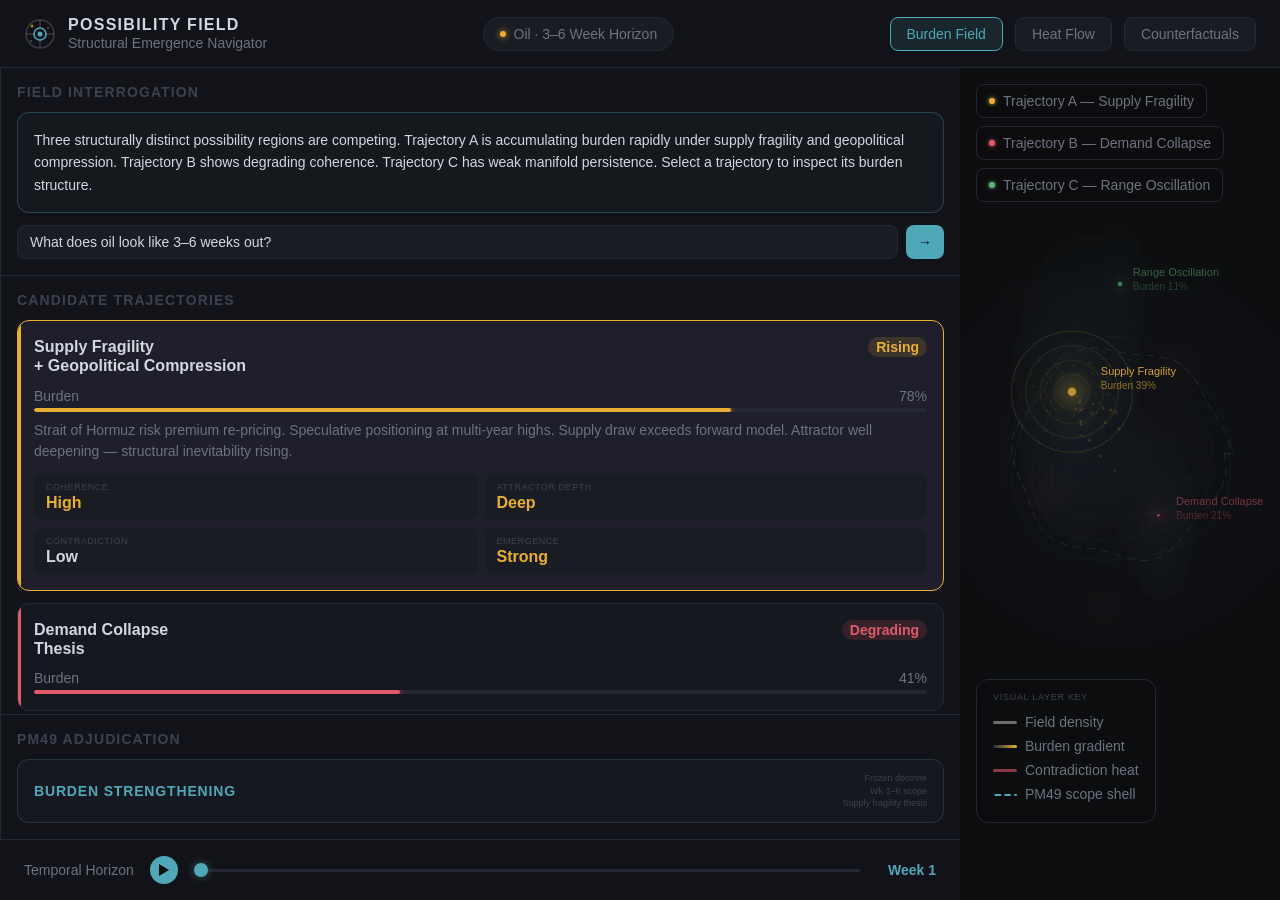
<file: oil-burden-manifold.html>
<!DOCTYPE html>
<html lang="en" data-theme="dark">
<head>
<meta charset="UTF-8">
<meta name="viewport" content="width=device-width, initial-scale=1.0">
<title>Oil Burden Manifold</title>
<link href="https://api.fontshare.com/v2/css?f[]=satoshi@300,400,500,700&f[]=cabinet-grotesk@400,500,700,800&display=swap" rel="stylesheet">
<style>
:root {
  --text-xs: clamp(0.75rem, 0.7rem + 0.25vw, 0.875rem);
  --text-sm: clamp(0.875rem, 0.8rem + 0.35vw, 1rem);
  --text-base: clamp(1rem, 0.95rem + 0.25vw, 1.125rem);
  --text-lg: clamp(1.125rem, 1rem + 0.75vw, 1.5rem);
  --text-xl: clamp(1.5rem, 1.2rem + 1.25vw, 2.25rem);
  --text-2xl: clamp(2rem, 1.2rem + 2.5vw, 3.5rem);
  --space-1: 0.25rem; --space-2: 0.5rem; --space-3: 0.75rem; --space-4: 1rem;
  --space-5: 1.25rem; --space-6: 1.5rem; --space-8: 2rem; --space-10: 2.5rem;
  --space-12: 3rem; --space-16: 4rem;
  --radius-sm: 0.375rem; --radius-md: 0.5rem; --radius-lg: 0.75rem;
  --radius-xl: 1rem; --radius-full: 9999px;
  --font-display: 'Cabinet Grotesk', 'Helvetica Neue', sans-serif;
  --font-body: 'Satoshi', 'Inter', sans-serif;
  --transition-interactive: 180ms cubic-bezier(0.16, 1, 0.3, 1);
}

[data-theme="dark"] {
  --color-bg: #0d0e10;
  --color-surface: #121318;
  --color-surface-2: #16181f;
  --color-surface-offset: #1a1c24;
  --color-surface-dynamic: #222530;
  --color-divider: #1e2028;
  --color-border: #252832;
  --color-text: #d4d6e0;
  --color-text-muted: #6e7280;
  --color-text-faint: #3d4050;
  --color-primary: #4fa8b8;
  --color-primary-hover: #3a8fa0;
  --color-primary-highlight: rgba(79,168,184,0.12);
  --color-gold: #e8af34;
  --color-orange: #fd9a40;
  --color-error: #e05a6a;
  --color-success: #5db87a;
  --color-purple: #9b6fe0;
  --shadow-md: 0 4px 12px rgba(0,0,0,0.4);
  --shadow-lg: 0 12px 32px rgba(0,0,0,0.5);
}

*, *::before, *::after { box-sizing: border-box; margin: 0; padding: 0; }
html { -webkit-font-smoothing: antialiased; scroll-behavior: smooth; }
body {
  min-height: 100dvh;
  font-family: var(--font-body);
  font-size: var(--text-base);
  color: var(--color-text);
  background: var(--color-bg);
  overflow: hidden;
  display: flex;
  flex-direction: column;
}

/* LAYOUT */
.app-shell {
  display: grid;
  grid-template-rows: auto 1fr auto;
  grid-template-columns: 1fr 320px;
  height: 100dvh;
  gap: 0;
}

/* HEADER */
.header {
  grid-column: 1 / -1;
  display: flex;
  align-items: center;
  justify-content: space-between;
  padding: var(--space-4) var(--space-6);
  background: var(--color-surface);
  border-bottom: 1px solid var(--color-border);
  z-index: 10;
}
.header-brand {
  display: flex;
  align-items: center;
  gap: var(--space-3);
}
.logo-mark {
  width: 32px;
  height: 32px;
  flex-shrink: 0;
}
.brand-name {
  font-family: var(--font-display);
  font-size: var(--text-sm);
  font-weight: 700;
  letter-spacing: 0.08em;
  text-transform: uppercase;
  color: var(--color-text);
}
.brand-sub {
  font-size: var(--text-xs);
  color: var(--color-text-muted);
  margin-top: 1px;
}
.header-center {
  display: flex;
  align-items: center;
  gap: var(--space-4);
}
.domain-badge {
  display: flex;
  align-items: center;
  gap: var(--space-2);
  padding: var(--space-2) var(--space-4);
  background: var(--color-surface-offset);
  border: 1px solid var(--color-border);
  border-radius: var(--radius-full);
  font-size: var(--text-xs);
  font-weight: 500;
  color: var(--color-text-muted);
}
.domain-dot {
  width: 6px;
  height: 6px;
  border-radius: 50%;
  background: var(--color-gold);
  box-shadow: 0 0 6px var(--color-gold);
  animation: pulse-dot 2s ease-in-out infinite;
}
@keyframes pulse-dot {
  0%, 100% { opacity: 1; transform: scale(1); }
  50% { opacity: 0.5; transform: scale(0.8); }
}
.header-controls {
  display: flex;
  align-items: center;
  gap: var(--space-3);
}
.ctrl-btn {
  padding: var(--space-2) var(--space-4);
  background: var(--color-surface-offset);
  border: 1px solid var(--color-border);
  border-radius: var(--radius-md);
  font-size: var(--text-xs);
  font-weight: 500;
  color: var(--color-text-muted);
  cursor: pointer;
  transition: all var(--transition-interactive);
  font-family: var(--font-body);
}
.ctrl-btn:hover {
  color: var(--color-text);
  border-color: var(--color-primary);
  background: var(--color-primary-highlight);
}
.ctrl-btn.active {
  color: var(--color-primary);
  border-color: var(--color-primary);
  background: var(--color-primary-highlight);
}

/* CANVAS AREA */
.canvas-area {
  position: relative;
  overflow: hidden;
  background: var(--color-bg);
}
#manifold-canvas {
  width: 100%;
  height: 100%;
  display: block;
}

/* TIME SCRUBBER */
.time-scrubber {
  grid-column: 1 / 2;
  padding: var(--space-4) var(--space-6);
  background: var(--color-surface);
  border-top: 1px solid var(--color-border);
  display: flex;
  align-items: center;
  gap: var(--space-4);
}
.time-label {
  font-size: var(--text-xs);
  color: var(--color-text-muted);
  font-weight: 500;
  white-space: nowrap;
  min-width: 80px;
}
.time-slider {
  flex: 1;
  -webkit-appearance: none;
  appearance: none;
  height: 3px;
  background: var(--color-border);
  border-radius: var(--radius-full);
  outline: none;
  cursor: pointer;
}
.time-slider::-webkit-slider-thumb {
  -webkit-appearance: none;
  width: 14px;
  height: 14px;
  border-radius: 50%;
  background: var(--color-primary);
  box-shadow: 0 0 8px rgba(79,168,184,0.5);
  cursor: pointer;
  transition: transform var(--transition-interactive);
}
.time-slider::-webkit-slider-thumb:hover { transform: scale(1.3); }
.time-week {
  font-family: var(--font-display);
  font-size: var(--text-xs);
  font-weight: 700;
  color: var(--color-primary);
  min-width: 60px;
  text-align: right;
}
.play-btn {
  width: 28px;
  height: 28px;
  border-radius: 50%;
  background: var(--color-primary);
  border: none;
  cursor: pointer;
  display: flex;
  align-items: center;
  justify-content: center;
  flex-shrink: 0;
  transition: all var(--transition-interactive);
}
.play-btn:hover { transform: scale(1.1); background: var(--color-primary-hover); }
.play-btn svg { fill: #0d0e10; }

/* SIDEBAR */
.sidebar {
  grid-row: 2 / 4;
  background: var(--color-surface);
  border-left: 1px solid var(--color-border);
  display: flex;
  flex-direction: column;
  overflow: hidden;
}

/* COACH INPUT */
.coach-area {
  padding: var(--space-4);
  border-bottom: 1px solid var(--color-border);
}
.coach-label {
  font-size: var(--text-xs);
  font-weight: 600;
  text-transform: uppercase;
  letter-spacing: 0.08em;
  color: var(--color-text-faint);
  margin-bottom: var(--space-3);
}
.coach-response {
  background: var(--color-surface-2);
  border: 1px solid var(--color-border);
  border-radius: var(--radius-lg);
  padding: var(--space-4);
  font-size: var(--text-xs);
  line-height: 1.6;
  color: var(--color-text-muted);
  min-height: 80px;
  margin-bottom: var(--space-3);
  transition: all 0.4s ease;
}
.coach-response.active {
  border-color: rgba(79,168,184,0.3);
  background: rgba(79,168,184,0.04);
  color: var(--color-text);
}
.coach-input-row {
  display: flex;
  gap: var(--space-2);
}
.coach-input {
  flex: 1;
  background: var(--color-surface-offset);
  border: 1px solid var(--color-border);
  border-radius: var(--radius-md);
  padding: var(--space-2) var(--space-3);
  font-size: var(--text-xs);
  font-family: var(--font-body);
  color: var(--color-text);
  outline: none;
  transition: border-color var(--transition-interactive);
}
.coach-input:focus { border-color: var(--color-primary); }
.coach-input::placeholder { color: var(--color-text-faint); }
.coach-send {
  padding: var(--space-2) var(--space-3);
  background: var(--color-primary);
  border: none;
  border-radius: var(--radius-md);
  color: #0d0e10;
  font-size: var(--text-xs);
  font-weight: 700;
  cursor: pointer;
  font-family: var(--font-body);
  transition: all var(--transition-interactive);
}
.coach-send:hover { background: var(--color-primary-hover); }

/* TRAJECTORIES PANEL */
.traj-panel {
  flex: 1;
  overflow-y: auto;
  padding: var(--space-4);
  scrollbar-width: thin;
  scrollbar-color: var(--color-border) transparent;
}
.traj-panel::-webkit-scrollbar { width: 4px; }
.traj-panel::-webkit-scrollbar-track { background: transparent; }
.traj-panel::-webkit-scrollbar-thumb { background: var(--color-border); border-radius: 2px; }

.panel-section-label {
  font-size: var(--text-xs);
  font-weight: 600;
  text-transform: uppercase;
  letter-spacing: 0.08em;
  color: var(--color-text-faint);
  margin-bottom: var(--space-3);
}

.traj-card {
  background: var(--color-surface-2);
  border: 1px solid var(--color-border);
  border-radius: var(--radius-lg);
  padding: var(--space-4);
  margin-bottom: var(--space-3);
  cursor: pointer;
  transition: all var(--transition-interactive);
  position: relative;
  overflow: hidden;
}
.traj-card::before {
  content: '';
  position: absolute;
  left: 0; top: 0; bottom: 0;
  width: 3px;
  background: var(--traj-color, var(--color-border));
  border-radius: 2px 0 0 2px;
  transition: opacity var(--transition-interactive);
}
.traj-card:hover {
  border-color: var(--traj-color, var(--color-border));
  transform: translateX(2px);
}
.traj-card.selected {
  border-color: var(--traj-color, var(--color-primary));
  background: color-mix(in oklch, var(--traj-color, var(--color-primary)) 6%, var(--color-surface-2));
}
.traj-header {
  display: flex;
  align-items: flex-start;
  justify-content: space-between;
  margin-bottom: var(--space-2);
  gap: var(--space-2);
}
.traj-name {
  font-family: var(--font-display);
  font-size: var(--text-sm);
  font-weight: 700;
  color: var(--color-text);
  line-height: 1.2;
}
.traj-status {
  font-size: var(--text-xs);
  font-weight: 600;
  padding: 2px 8px;
  border-radius: var(--radius-full);
  white-space: nowrap;
  flex-shrink: 0;
}
.status-rising {
  background: rgba(232,175,52,0.15);
  color: var(--color-gold);
}
.status-degrading {
  background: rgba(224,90,106,0.15);
  color: var(--color-error);
}
.status-weak {
  background: rgba(110,114,128,0.15);
  color: var(--color-text-muted);
}
.status-emerging {
  background: rgba(79,168,184,0.15);
  color: var(--color-primary);
}

.burden-bar-row {
  margin-top: var(--space-3);
}
.burden-bar-label {
  display: flex;
  justify-content: space-between;
  font-size: var(--text-xs);
  color: var(--color-text-muted);
  margin-bottom: var(--space-1);
}
.burden-bar-track {
  height: 4px;
  background: var(--color-border);
  border-radius: var(--radius-full);
  overflow: hidden;
}
.burden-bar-fill {
  height: 100%;
  border-radius: var(--radius-full);
  background: var(--traj-color, var(--color-primary));
  transition: width 0.8s cubic-bezier(0.16, 1, 0.3, 1);
  box-shadow: 0 0 6px var(--traj-color, var(--color-primary));
}

.traj-description {
  font-size: var(--text-xs);
  color: var(--color-text-muted);
  line-height: 1.5;
  margin-top: var(--space-2);
  display: none;
}
.traj-card.selected .traj-description { display: block; }

.traj-metrics {
  display: grid;
  grid-template-columns: 1fr 1fr;
  gap: var(--space-2);
  margin-top: var(--space-3);
  display: none;
}
.traj-card.selected .traj-metrics { display: grid; }
.metric-chip {
  background: var(--color-surface-offset);
  border-radius: var(--radius-md);
  padding: var(--space-2) var(--space-3);
}
.metric-chip-label {
  font-size: 9px;
  text-transform: uppercase;
  letter-spacing: 0.06em;
  color: var(--color-text-faint);
  margin-bottom: 2px;
}
.metric-chip-val {
  font-family: var(--font-display);
  font-size: var(--text-sm);
  font-weight: 700;
  color: var(--color-text);
}

/* ADJUDICATION */
.adjudication-panel {
  padding: var(--space-4);
  border-top: 1px solid var(--color-border);
}
.adj-label {
  font-size: var(--text-xs);
  font-weight: 600;
  text-transform: uppercase;
  letter-spacing: 0.08em;
  color: var(--color-text-faint);
  margin-bottom: var(--space-3);
}
.adj-status {
  display: flex;
  align-items: center;
  justify-content: space-between;
  gap: var(--space-3);
  padding: var(--space-3) var(--space-4);
  background: var(--color-surface-2);
  border: 1px solid rgba(79,168,184,0.2);
  border-radius: var(--radius-lg);
}
.adj-tag {
  font-family: var(--font-display);
  font-size: var(--text-xs);
  font-weight: 700;
  text-transform: uppercase;
  letter-spacing: 0.06em;
  color: var(--color-primary);
}
.adj-scope {
  font-size: 9px;
  color: var(--color-text-faint);
  text-align: right;
  line-height: 1.4;
}

/* CANVAS OVERLAY ELEMENTS */
.canvas-overlay {
  position: absolute;
  top: var(--space-4);
  left: var(--space-4);
  pointer-events: none;
  display: flex;
  flex-direction: column;
  gap: var(--space-2);
}
.overlay-badge {
  display: inline-flex;
  align-items: center;
  gap: var(--space-2);
  padding: var(--space-2) var(--space-3);
  background: rgba(13,14,16,0.85);
  backdrop-filter: blur(8px);
  border: 1px solid var(--color-border);
  border-radius: var(--radius-md);
  font-size: var(--text-xs);
  color: var(--color-text-muted);
  width: fit-content;
}
.overlay-dot {
  width: 6px; height: 6px;
  border-radius: 50%;
  flex-shrink: 0;
}

.legend-panel {
  position: absolute;
  bottom: var(--space-4);
  left: var(--space-4);
  background: rgba(13,14,16,0.85);
  backdrop-filter: blur(8px);
  border: 1px solid var(--color-border);
  border-radius: var(--radius-lg);
  padding: var(--space-3) var(--space-4);
  pointer-events: none;
}
.legend-title {
  font-size: 9px;
  text-transform: uppercase;
  letter-spacing: 0.08em;
  color: var(--color-text-faint);
  margin-bottom: var(--space-3);
}
.legend-item {
  display: flex;
  align-items: center;
  gap: var(--space-2);
  font-size: var(--text-xs);
  color: var(--color-text-muted);
  margin-bottom: var(--space-2);
}
.legend-swatch {
  width: 24px;
  height: 3px;
  border-radius: 2px;
  flex-shrink: 0;
}
.legend-swatch.dashed {
  background: transparent;
  border-bottom: 2px dashed;
}

.tooltip-pin {
  position: absolute;
  background: rgba(13,14,16,0.95);
  backdrop-filter: blur(12px);
  border: 1px solid var(--color-border);
  border-radius: var(--radius-lg);
  padding: var(--space-3) var(--space-4);
  pointer-events: none;
  opacity: 0;
  transition: opacity 0.2s;
  max-width: 180px;
  z-index: 20;
}
.tooltip-pin.visible { opacity: 1; }
.tooltip-pin-name {
  font-family: var(--font-display);
  font-size: var(--text-sm);
  font-weight: 700;
  color: var(--color-text);
  margin-bottom: var(--space-1);
}
.tooltip-pin-detail {
  font-size: var(--text-xs);
  color: var(--color-text-muted);
  line-height: 1.5;
}
</style>
</head>
<body>

<div class="app-shell">

  <!-- HEADER -->
  <header class="header">
    <div class="header-brand">
      <svg class="logo-mark" viewBox="0 0 32 32" fill="none" aria-label="Possibility Field Navigator">
        <circle cx="16" cy="16" r="14" stroke="currentColor" stroke-width="1.5" opacity="0.2"/>
        <circle cx="16" cy="16" r="6" fill="none" stroke="#4fa8b8" stroke-width="1.5"/>
        <circle cx="16" cy="16" r="2.5" fill="#4fa8b8"/>
        <path d="M16 2 L16 10 M16 22 L16 30 M2 16 L10 16 M22 16 L30 16" stroke="currentColor" stroke-width="1" opacity="0.3"/>
        <circle cx="8" cy="8" r="1.5" fill="#e8af34" opacity="0.7"/>
        <circle cx="24" cy="10" r="1" fill="#e05a6a" opacity="0.6"/>
        <circle cx="7" cy="23" r="1" fill="#5db87a" opacity="0.5"/>
      </svg>
      <div>
        <div class="brand-name">Possibility Field</div>
        <div class="brand-sub">Structural Emergence Navigator</div>
      </div>
    </div>

    <div class="header-center">
      <div class="domain-badge">
        <div class="domain-dot"></div>
        Oil · 3–6 Week Horizon
      </div>
    </div>

    <div class="header-controls">
      <button class="ctrl-btn active" id="btn-burden">Burden Field</button>
      <button class="ctrl-btn" id="btn-heat">Heat Flow</button>
      <button class="ctrl-btn" id="btn-counterfactual">Counterfactuals</button>
    </div>
  </header>

  <!-- CANVAS AREA -->
  <main class="canvas-area">
    <canvas id="manifold-canvas"></canvas>

    <div class="canvas-overlay">
      <div class="overlay-badge">
        <div class="overlay-dot" style="background:#e8af34; box-shadow:0 0 4px #e8af34;"></div>
        Trajectory A — Supply Fragility
      </div>
      <div class="overlay-badge">
        <div class="overlay-dot" style="background:#e05a6a; box-shadow:0 0 4px #e05a6a;"></div>
        Trajectory B — Demand Collapse
      </div>
      <div class="overlay-badge">
        <div class="overlay-dot" style="background:#5db87a; box-shadow:0 0 4px #5db87a;"></div>
        Trajectory C — Range Oscillation
      </div>
    </div>

    <div class="legend-panel">
      <div class="legend-title">Visual Layer Key</div>
      <div class="legend-item"><div class="legend-swatch" style="background:rgba(255,255,255,0.4);"></div> Field density</div>
      <div class="legend-item"><div class="legend-swatch" style="background:linear-gradient(90deg,#232a3a,#e8af34);"></div> Burden gradient</div>
      <div class="legend-item"><div class="legend-swatch" style="background:rgba(224,90,106,0.6);"></div> Contradiction heat</div>
      <div class="legend-item"><div class="legend-swatch dashed" style="border-color: #4fa8b8;"></div> PM49 scope shell</div>
    </div>

    <div class="tooltip-pin" id="tooltip"></div>
  </main>

  <!-- TIME SCRUBBER -->
  <div class="time-scrubber">
    <div class="time-label">Temporal Horizon</div>
    <button class="play-btn" id="play-btn" aria-label="Play animation">
      <svg width="10" height="12" viewBox="0 0 10 12"><path d="M0 0L10 6L0 12V0Z"/></svg>
    </button>
    <input type="range" class="time-slider" id="time-slider" min="0" max="100" value="0">
    <div class="time-week" id="time-week">Week 1</div>
  </div>

  <!-- SIDEBAR -->
  <aside class="sidebar">

    <div class="coach-area">
      <div class="coach-label">Field Interrogation</div>
      <div class="coach-response active" id="coach-response">
        Three structurally distinct possibility regions are competing. Trajectory A is accumulating burden rapidly under supply fragility and geopolitical compression. Trajectory B shows degrading coherence. Trajectory C has weak manifold persistence. Select a trajectory to inspect its burden structure.
      </div>
      <div class="coach-input-row">
        <input type="text" class="coach-input" id="coach-input" placeholder="Interrogate the field…" value="What does oil look like 3–6 weeks out?">
        <button class="coach-send" id="coach-send">→</button>
      </div>
    </div>

    <div class="traj-panel">
      <div class="panel-section-label">Candidate Trajectories</div>

      <div class="traj-card selected" data-traj="A" style="--traj-color: #e8af34;">
        <div class="traj-header">
          <div class="traj-name">Supply Fragility<br>+ Geopolitical Compression</div>
          <div class="traj-status status-rising">Rising</div>
        </div>
        <div class="burden-bar-row">
          <div class="burden-bar-label"><span>Burden</span><span id="burden-A">78%</span></div>
          <div class="burden-bar-track">
            <div class="burden-bar-fill" id="bar-A" style="width:78%;"></div>
          </div>
        </div>
        <div class="traj-description">
          Strait of Hormuz risk premium re-pricing. Speculative positioning at multi-year highs. Supply draw exceeds forward model. Attractor well deepening — structural inevitability rising.
        </div>
        <div class="traj-metrics">
          <div class="metric-chip">
            <div class="metric-chip-label">Coherence</div>
            <div class="metric-chip-val" style="color:#e8af34;">High</div>
          </div>
          <div class="metric-chip">
            <div class="metric-chip-label">Attractor Depth</div>
            <div class="metric-chip-val" style="color:#e8af34;">Deep</div>
          </div>
          <div class="metric-chip">
            <div class="metric-chip-label">Contradiction</div>
            <div class="metric-chip-val">Low</div>
          </div>
          <div class="metric-chip">
            <div class="metric-chip-label">Emergence</div>
            <div class="metric-chip-val" style="color:#e8af34;">Strong</div>
          </div>
        </div>
      </div>

      <div class="traj-card" data-traj="B" style="--traj-color: #e05a6a;">
        <div class="traj-header">
          <div class="traj-name">Demand Collapse<br>Thesis</div>
          <div class="traj-status status-degrading">Degrading</div>
        </div>
        <div class="burden-bar-row">
          <div class="burden-bar-label"><span>Burden</span><span id="burden-B">41%</span></div>
          <div class="burden-bar-track">
            <div class="burden-bar-fill" id="bar-B" style="width:41%;"></div>
          </div>
        </div>
        <div class="traj-description">
          IEA surplus forecast still formally active. Tariff uncertainty creating demand-side contradictions. But structural supply draw evidence is accumulating contradictions against this thesis. Coherence fracturing.
        </div>
        <div class="traj-metrics">
          <div class="metric-chip">
            <div class="metric-chip-label">Coherence</div>
            <div class="metric-chip-val" style="color:#e05a6a;">Degrading</div>
          </div>
          <div class="metric-chip">
            <div class="metric-chip-label">Attractor Depth</div>
            <div class="metric-chip-val" style="color:#e05a6a;">Shallow</div>
          </div>
          <div class="metric-chip">
            <div class="metric-chip-label">Contradiction</div>
            <div class="metric-chip-val" style="color:#e05a6a;">Rising</div>
          </div>
          <div class="metric-chip">
            <div class="metric-chip-label">Emergence</div>
            <div class="metric-chip-val">Weak</div>
          </div>
        </div>
      </div>

      <div class="traj-card" data-traj="C" style="--traj-color: #5db87a;">
        <div class="traj-header">
          <div class="traj-name">Range-Bound<br>Oscillation</div>
          <div class="traj-status status-weak">Weak</div>
        </div>
        <div class="burden-bar-row">
          <div class="burden-bar-label"><span>Burden</span><span id="burden-C">22%</span></div>
          <div class="burden-bar-track">
            <div class="burden-bar-fill" id="bar-C" style="width:22%;"></div>
          </div>
        </div>
        <div class="traj-description">
          Diplomatic resolution scenarios suppressing upside premium. Low burden accumulation. Weak manifold persistence — this trajectory is structurally unsupported under current contradiction density.
        </div>
        <div class="traj-metrics">
          <div class="metric-chip">
            <div class="metric-chip-label">Coherence</div>
            <div class="metric-chip-val" style="color:#5db87a;">Stable</div>
          </div>
          <div class="metric-chip">
            <div class="metric-chip-label">Attractor Depth</div>
            <div class="metric-chip-val">Very Shallow</div>
          </div>
          <div class="metric-chip">
            <div class="metric-chip-label">Contradiction</div>
            <div class="metric-chip-val">Low</div>
          </div>
          <div class="metric-chip">
            <div class="metric-chip-label">Emergence</div>
            <div class="metric-chip-val">Not Forming</div>
          </div>
        </div>
      </div>
    </div>

    <div class="adjudication-panel">
      <div class="adj-label">PM49 Adjudication</div>
      <div class="adj-status">
        <div class="adj-tag" id="adj-tag">BURDEN STRENGTHENING</div>
        <div class="adj-scope">Frozen doctrine<br>Wk 1–6 scope<br>Supply fragility thesis</div>
      </div>
    </div>
  </aside>

</div>

<script>
// === MANIFOLD CANVAS ENGINE ===
const canvas = document.getElementById('manifold-canvas');
const ctx = canvas.getContext('2d');

let W, H, animFrame, t = 0, isPlaying = false;
let timeProgress = 0;
let selectedTraj = 'A';
let viewMode = 'burden';
let showCounterfactual = false;
let mouseX = 0, mouseY = 0;

// Trajectory attractor definitions
const trajectories = {
  A: { cx: 0.35, cy: 0.42, color: '#e8af34', colorRgb: [232,175,52], burden: 0.78, radius: 0.18, label: 'Supply Fragility' },
  B: { cx: 0.62, cy: 0.58, color: '#e05a6a', colorRgb: [224,90,106], burden: 0.41, radius: 0.11, label: 'Demand Collapse' },
  C: { cx: 0.50, cy: 0.28, color: '#5db87a', colorRgb: [93,184,122], burden: 0.22, radius: 0.08, label: 'Range Oscillation' }
};

// Contradiction heat sources
const heatSources = [
  { x: 0.28, y: 0.55, intensity: 0.85, freq: 0.7 },
  { x: 0.45, y: 0.70, intensity: 0.60, freq: 0.5 },
  { x: 0.68, y: 0.38, intensity: 0.45, freq: 0.9 },
  { x: 0.20, y: 0.30, intensity: 0.30, freq: 1.1 }
];

function resize() {
  const rect = canvas.parentElement.getBoundingClientRect();
  W = canvas.width = rect.width;
  H = canvas.height = rect.height;
}

function lerp(a, b, t) { return a + (b - a) * t; }
function clamp(v, a, b) { return Math.max(a, Math.min(b, v)); }
function noise(x, y, t) {
  return Math.sin(x * 3.1 + t * 0.8) * 0.5 + 
         Math.sin(y * 2.7 + t * 0.6 + 1.3) * 0.3 +
         Math.sin((x + y) * 1.9 + t * 0.4 + 2.7) * 0.2;
}

function drawManifold(timestamp) {
  t = timestamp * 0.001;
  const tp = timeProgress / 100;
  ctx.clearRect(0, 0, W, H);

  // --- LAYER 1: Field density background (dark base + particle field) ---
  const bgGrad = ctx.createRadialGradient(W*0.4, H*0.5, 0, W*0.5, H*0.5, W*0.65);
  bgGrad.addColorStop(0, 'rgba(18,19,24,1)');
  bgGrad.addColorStop(1, 'rgba(13,14,16,1)');
  ctx.fillStyle = bgGrad;
  ctx.fillRect(0, 0, W, H);

  // --- LAYER 2: Possibility field density (dim flowing gradients) ---
  const fieldRes = 6;
  for (let gx = 0; gx < W; gx += fieldRes) {
    for (let gy = 0; gy < H; gy += fieldRes) {
      const nx = gx / W, ny = gy / H;
      let density = 0;
      for (const k in trajectories) {
        const tr = trajectories[k];
        const dx = nx - tr.cx, dy = ny - tr.cy;
        const dist = Math.sqrt(dx*dx + dy*dy);
        const burdenNow = tr.burden * (0.6 + tp * 0.4);
        density += Math.exp(-dist * dist / (0.04 * burdenNow)) * burdenNow;
      }
      const n = noise(nx, ny, t * 0.3) * 0.15;
      const alpha = clamp(density * 0.12 + n * 0.04, 0, 0.3);
      if (alpha > 0.01) {
        ctx.fillStyle = `rgba(79,168,184,${alpha})`;
        ctx.fillRect(gx, gy, fieldRes, fieldRes);
      }
    }
  }

  // --- LAYER 3: Burden gradient heat map (per-trajectory) ---
  for (const k in trajectories) {
    const tr = trajectories[k];
    const burdenNow = tr.burden * (0.5 + tp * 0.5);
    const cx = tr.cx * W, cy = tr.cy * H;
    const r = tr.radius * Math.min(W, H) * (0.8 + burdenNow * 0.4);
    const [rr, gg, bb] = tr.colorRgb;

    const grad = ctx.createRadialGradient(cx, cy, 0, cx, cy, r);
    grad.addColorStop(0, `rgba(${rr},${gg},${bb},${0.15 * burdenNow})`);
    grad.addColorStop(0.4, `rgba(${rr},${gg},${bb},${0.07 * burdenNow})`);
    grad.addColorStop(1, `rgba(${rr},${gg},${bb},0)`);
    ctx.fillStyle = grad;
    ctx.beginPath();
    ctx.arc(cx, cy, r * 1.5, 0, Math.PI * 2);
    ctx.fill();
  }

  // --- LAYER 4: Contradiction heat flow (if heat mode or always subtle) ---
  if (viewMode === 'heat' || viewMode === 'burden') {
    for (const hs of heatSources) {
      const intensity = hs.intensity * (0.5 + 0.5 * Math.sin(t * hs.freq)) * (0.4 + tp * 0.6);
      const cx = hs.x * W, cy = hs.y * H;
      const r = 0.12 * Math.min(W, H) * (0.7 + intensity * 0.5);
      const grad = ctx.createRadialGradient(cx, cy, 0, cx, cy, r);
      const alpha = viewMode === 'heat' ? intensity * 0.35 : intensity * 0.12;
      grad.addColorStop(0, `rgba(224,90,106,${alpha})`);
      grad.addColorStop(0.6, `rgba(224,90,106,${alpha * 0.3})`);
      grad.addColorStop(1, 'rgba(224,90,106,0)');
      ctx.fillStyle = grad;
      ctx.beginPath();
      ctx.arc(cx, cy, r, 0, Math.PI * 2);
      ctx.fill();
    }
  }

  // --- LAYER 5: Flow lines (structural motion vectors) ---
  ctx.save();
  const numLines = 24;
  for (let i = 0; i < numLines; i++) {
    const angle = (i / numLines) * Math.PI * 2;
    const startR = 0.38 * Math.min(W, H);
    const cx = W * 0.5 + Math.cos(angle + t * 0.08) * startR * 0.3;
    const cy = H * 0.5 + Math.sin(angle + t * 0.08) * startR * 0.3;
    const dominantTraj = trajectories[selectedTraj];
    const tx = dominantTraj.cx * W;
    const ty = dominantTraj.cy * H;
    const dx = tx - cx, dy = ty - cy;
    const len = Math.sqrt(dx*dx + dy*dy);

    if (len > 10) {
      const progress = ((t * 0.3 + i * 0.15) % 1.0);
      const px = cx + dx * progress;
      const py = cy + dy * progress;
      const [rr, gg, bb] = dominantTraj.colorRgb;
      const alpha = Math.sin(progress * Math.PI) * 0.25 * dominantTraj.burden;
      ctx.beginPath();
      ctx.arc(px, py, 1.5, 0, Math.PI * 2);
      ctx.fillStyle = `rgba(${rr},${gg},${bb},${alpha})`;
      ctx.fill();
    }
  }
  ctx.restore();

  // --- LAYER 6: Manifold deformation lines (topology evolving) ---
  ctx.save();
  const numContours = 5;
  for (let c = 0; c < numContours; c++) {
    const levelRatio = (c + 1) / (numContours + 1);
    ctx.beginPath();
    const pts = 120;
    let first = true;
    for (let i = 0; i <= pts; i++) {
      const angle = (i / pts) * Math.PI * 2;
      let r = levelRatio * 0.42 * Math.min(W, H);
      for (const k in trajectories) {
        const tr = trajectories[k];
        const burdenNow = tr.burden * (0.5 + tp * 0.5);
        const da = angle - Math.atan2(tr.cy - 0.5, tr.cx - 0.5);
        const influence = burdenNow * tr.radius * Math.exp(-Math.pow(da, 2) * 3) * 0.7;
        r += influence * Math.min(W, H) * (0.5 + 0.5 * Math.sin(t * 0.2 + c));
      }
      const n = noise(angle, levelRatio, t * 0.15) * 0.04 * Math.min(W, H);
      r += n;
      const px = W * 0.5 + Math.cos(angle) * r;
      const py = H * 0.5 + Math.sin(angle) * r;
      if (first) { ctx.moveTo(px, py); first = false; }
      else ctx.lineTo(px, py);
    }
    ctx.closePath();
    ctx.strokeStyle = `rgba(79,168,184,${0.04 + c * 0.02})`;
    ctx.lineWidth = 0.5;
    ctx.stroke();
  }
  ctx.restore();

  // --- LAYER 7: Attractor wells (deep glow rings) ---
  for (const k in trajectories) {
    const tr = trajectories[k];
    const burdenNow = tr.burden * (0.5 + tp * 0.5);
    const cx = tr.cx * W, cy = tr.cy * H;
    const [rr, gg, bb] = tr.colorRgb;
    const r = tr.radius * Math.min(W, H);
    const isSelected = k === selectedTraj;

    // Well rings
    for (let ring = 3; ring >= 0; ring--) {
      const ringR = r * (0.3 + ring * 0.25);
      const alpha = burdenNow * (0.06 + ring * 0.03) * (isSelected ? 1.8 : 0.8);
      ctx.beginPath();
      ctx.arc(cx, cy, ringR, 0, Math.PI * 2);
      ctx.strokeStyle = `rgba(${rr},${gg},${bb},${alpha})`;
      ctx.lineWidth = isSelected ? 1.5 : 0.8;
      ctx.stroke();
    }

    // Central attractor point — pulsing
    const pulse = 0.7 + 0.3 * Math.sin(t * 1.5 + (k === 'A' ? 0 : k === 'B' ? 2.1 : 4.2));
    ctx.beginPath();
    ctx.arc(cx, cy, 3 * pulse * (isSelected ? 1.5 : 1), 0, Math.PI * 2);
    ctx.fillStyle = `rgba(${rr},${gg},${bb},${0.6 + burdenNow * 0.4})`;
    ctx.fill();

    // Glow
    const glowGrad = ctx.createRadialGradient(cx, cy, 0, cx, cy, r * 0.4);
    glowGrad.addColorStop(0, `rgba(${rr},${gg},${bb},${isSelected ? 0.18 : 0.06})`);
    glowGrad.addColorStop(1, `rgba(${rr},${gg},${bb},0)`);
    ctx.fillStyle = glowGrad;
    ctx.beginPath();
    ctx.arc(cx, cy, r * 0.4, 0, Math.PI * 2);
    ctx.fill();

    // Label
    ctx.font = `500 ${11}px Satoshi, sans-serif`;
    ctx.fillStyle = `rgba(${rr},${gg},${bb},${isSelected ? 0.9 : 0.5})`;
    ctx.fillText(tr.label, cx + r * 0.5, cy - r * 0.3);
    ctx.font = `400 ${10}px Satoshi, sans-serif`;
    ctx.fillStyle = `rgba(${rr},${gg},${bb},${isSelected ? 0.6 : 0.3})`;
    ctx.fillText(`Burden ${Math.round(burdenNow * 100)}%`, cx + r * 0.5, cy - r * 0.3 + 14);
  }

  // --- LAYER 8: PM49 Confidence shell (dashed boundary) ---
  const shellR = 0.36 * Math.min(W, H) * (0.9 + tp * 0.15);
  const shellDeform = 0.03 * Math.min(W, H);
  ctx.save();
  ctx.setLineDash([8, 6]);
  ctx.beginPath();
  const shellPts = 100;
  for (let i = 0; i <= shellPts; i++) {
    const angle = (i / shellPts) * Math.PI * 2;
    const n = noise(angle * 2, 0.5, t * 0.1) * shellDeform;
    const r = shellR + n;
    const px = W * 0.5 + Math.cos(angle) * r;
    const py = H * 0.5 + Math.sin(angle) * r;
    if (i === 0) ctx.moveTo(px, py); else ctx.lineTo(px, py);
  }
  ctx.closePath();
  ctx.strokeStyle = `rgba(79,168,184,${0.12 + 0.06 * Math.sin(t * 0.5)})`;
  ctx.lineWidth = 1;
  ctx.stroke();
  ctx.restore();

  // --- LAYER 9: Counterfactual branches ---
  if (showCounterfactual) {
    const cfBranches = [
      { x: 0.75, y: 0.20, label: 'Diplomatic resolution', alpha: 0.3 },
      { x: 0.15, y: 0.65, label: 'Supply shock escalation', alpha: 0.25 },
    ];
    for (const cf of cfBranches) {
      const cx = cf.x * W, cy = cf.y * H;
      ctx.save();
      ctx.setLineDash([3, 6]);
      ctx.beginPath();
      ctx.arc(cx, cy, 0.06 * Math.min(W, H), 0, Math.PI * 2);
      ctx.strokeStyle = `rgba(155,111,224,${cf.alpha})`;
      ctx.lineWidth = 1;
      ctx.stroke();
      ctx.restore();
      ctx.font = `400 10px Satoshi, sans-serif`;
      ctx.fillStyle = `rgba(155,111,224,${cf.alpha * 1.3})`;
      ctx.fillText(cf.label, cx + 0.07 * Math.min(W, H), cy);
    }
  }

  // --- LAYER 10: Particle system (field quanta) ---
  const numParticles = 60;
  for (let i = 0; i < numParticles; i++) {
    const seed = i * 2.399;
    const orbit = 0.15 + (i / numParticles) * 0.35;
    const angle = seed + t * (0.1 + (i % 7) * 0.02);
    const tr = trajectories[selectedTraj];
    const cx = tr.cx * W + Math.cos(angle) * orbit * Math.min(W, H) * 0.5;
    const cy = tr.cy * H + Math.sin(angle) * orbit * Math.min(W, H) * 0.5 * 0.7;
    const [rr, gg, bb] = tr.colorRgb;
    const falloff = Math.exp(-orbit * 2.5);
    const alpha = falloff * 0.3 * tr.burden;
    if (alpha > 0.01) {
      ctx.beginPath();
      ctx.arc(cx, cy, 1, 0, Math.PI * 2);
      ctx.fillStyle = `rgba(${rr},${gg},${bb},${alpha})`;
      ctx.fill();
    }
  }

  animFrame = requestAnimationFrame(drawManifold);
}

// Time scrubber interaction
const slider = document.getElementById('time-slider');
const weekLabel = document.getElementById('time-week');
const playBtn = document.getElementById('play-btn');
let playInterval = null;

slider.addEventListener('input', () => {
  timeProgress = parseInt(slider.value);
  const week = Math.round(1 + timeProgress / 100 * 5);
  weekLabel.textContent = `Week ${week}`;
  updateBurdenBars(timeProgress / 100);
});

function updateBurdenBars(tp) {
  const bA = Math.round((0.78 * (0.6 + tp * 0.4)) * 100);
  const bB = Math.round((0.41 * (0.8 - tp * 0.2)) * 100);
  const bC = Math.round((0.22 * (0.7 + tp * 0.1)) * 100);
  document.getElementById('bar-A').style.width = bA + '%';
  document.getElementById('bar-B').style.width = bB + '%';
  document.getElementById('bar-C').style.width = bC + '%';
  document.getElementById('burden-A').textContent = bA + '%';
  document.getElementById('burden-B').textContent = bB + '%';
  document.getElementById('burden-C').textContent = bC + '%';
  const adjTag = document.getElementById('adj-tag');
  if (bA > 85) adjTag.textContent = 'VALIDATED WITHIN SCOPE';
  else if (bA > 70) adjTag.textContent = 'BURDEN STRENGTHENING';
  else adjTag.textContent = 'EXPLORATORY';
  adjTag.style.color = bA > 85 ? '#5db87a' : bA > 70 ? '#e8af34' : '#4fa8b8';
}

playBtn.addEventListener('click', () => {
  if (playInterval) {
    clearInterval(playInterval);
    playInterval = null;
    playBtn.innerHTML = '<svg width="10" height="12" viewBox="0 0 10 12"><path d="M0 0L10 6L0 12V0Z" fill="#0d0e10"/></svg>';
  } else {
    playBtn.innerHTML = '<svg width="10" height="10" viewBox="0 0 10 10"><rect x="0" y="0" width="3.5" height="10" rx="1" fill="#0d0e10"/><rect x="6.5" y="0" width="3.5" height="10" rx="1" fill="#0d0e10"/></svg>';
    playInterval = setInterval(() => {
      timeProgress = Math.min(100, timeProgress + 1);
      slider.value = timeProgress;
      const week = Math.round(1 + timeProgress / 100 * 5);
      weekLabel.textContent = `Week ${week}`;
      updateBurdenBars(timeProgress / 100);
      if (timeProgress >= 100) {
        clearInterval(playInterval);
        playInterval = null;
        playBtn.innerHTML = '<svg width="10" height="12" viewBox="0 0 10 12"><path d="M0 0L10 6L0 12V0Z" fill="#0d0e10"/></svg>';
        setTimeout(() => {
          timeProgress = 0;
          slider.value = 0;
          weekLabel.textContent = 'Week 1';
          updateBurdenBars(0);
        }, 1500);
      }
    }, 80);
  }
});

// Trajectory card selection
document.querySelectorAll('.traj-card').forEach(card => {
  card.addEventListener('click', () => {
    document.querySelectorAll('.traj-card').forEach(c => c.classList.remove('selected'));
    card.classList.add('selected');
    selectedTraj = card.dataset.traj;
    trajectories[selectedTraj].cx;
  });
});

// View mode controls
document.getElementById('btn-burden').addEventListener('click', function() {
  viewMode = 'burden';
  this.classList.add('active');
  document.getElementById('btn-heat').classList.remove('active');
  document.getElementById('btn-counterfactual').classList.remove('active');
  showCounterfactual = false;
});
document.getElementById('btn-heat').addEventListener('click', function() {
  viewMode = 'heat';
  this.classList.add('active');
  document.getElementById('btn-burden').classList.remove('active');
  document.getElementById('btn-counterfactual').classList.remove('active');
  showCounterfactual = false;
});
document.getElementById('btn-counterfactual').addEventListener('click', function() {
  showCounterfactual = !showCounterfactual;
  this.classList.toggle('active', showCounterfactual);
  viewMode = showCounterfactual ? 'counterfactual' : 'burden';
});

// Coach interaction
const coachResponses = {
  'supply': 'Supply fragility is the dominant burden vector. Strait of Hormuz risk premium is re-pricing. Speculative positioning at multi-year highs. Attractor well deepening toward structural inevitability.',
  'demand': 'Demand collapse thesis is losing coherence. IEA surplus forecast remains formally active but contradictions are accumulating. Structural draw evidence is fracturing this thesis.',
  'bitcoin': 'Domain switching to Drone–Bitcoin Coupling Field. Geopolitical instability burden is co-amplifying defense autonomy and decentralized hard-asset narratives simultaneously.',
  'drone': 'Drone–Bitcoin coupling detected. Military autonomy adoption burden rising rapidly. Sovereign trust burden rising. These two domains share the same upstream pressure source.',
  'geopolit': 'Geopolitical compression is the primary upstream driver. It simultaneously pressures supply fragility (Trajectory A) and sovereign trust (cross-domain coupling). This is a shared burden source.',
  'default': 'Three structurally distinct possibility regions are active. Trajectory A (Supply Fragility) is accumulating burden rapidly. Trajectory B (Demand Collapse) shows degrading coherence. Trajectory C has weak manifold persistence.'
};
document.getElementById('coach-send').addEventListener('click', () => {
  const input = document.getElementById('coach-input').value.toLowerCase();
  const response = document.getElementById('coach-response');
  response.classList.remove('active');
  setTimeout(() => {
    let text = coachResponses.default;
    for (const key in coachResponses) {
      if (input.includes(key)) { text = coachResponses[key]; break; }
    }
    response.textContent = text;
    response.classList.add('active');
  }, 200);
});
document.getElementById('coach-input').addEventListener('keydown', e => {
  if (e.key === 'Enter') document.getElementById('coach-send').click();
});

// Mouse hover tooltip
canvas.addEventListener('mousemove', (e) => {
  const rect = canvas.getBoundingClientRect();
  mouseX = e.clientX - rect.left;
  mouseY = e.clientY - rect.top;
  const mx = mouseX / W, my = mouseY / H;
  const tooltip = document.getElementById('tooltip');
  let closest = null, minDist = Infinity;
  for (const k in trajectories) {
    const tr = trajectories[k];
    const dx = mx - tr.cx, dy = my - tr.cy;
    const dist = Math.sqrt(dx*dx + dy*dy);
    if (dist < tr.radius * 1.5 && dist < minDist) { minDist = dist; closest = k; }
  }
  if (closest) {
    const tr = trajectories[closest];
    tooltip.querySelector('.tooltip-pin-name').textContent = tr.label;
    tooltip.querySelector('.tooltip-pin-detail').innerHTML = `Burden: ${Math.round(tr.burden * 100)}%<br>Attractor: ${closest === 'A' ? 'Deep' : closest === 'B' ? 'Shallow' : 'Very shallow'}`;
    tooltip.style.left = (mouseX + 16) + 'px';
    tooltip.style.top = (mouseY - 20) + 'px';
    tooltip.classList.add('visible');
  } else {
    tooltip.classList.remove('visible');
  }
});
canvas.addEventListener('mouseleave', () => document.getElementById('tooltip').classList.remove('visible'));

// Init
window.addEventListener('resize', () => { resize(); });
resize();
requestAnimationFrame(drawManifold);
</script>
</body>
</html>
</file>
